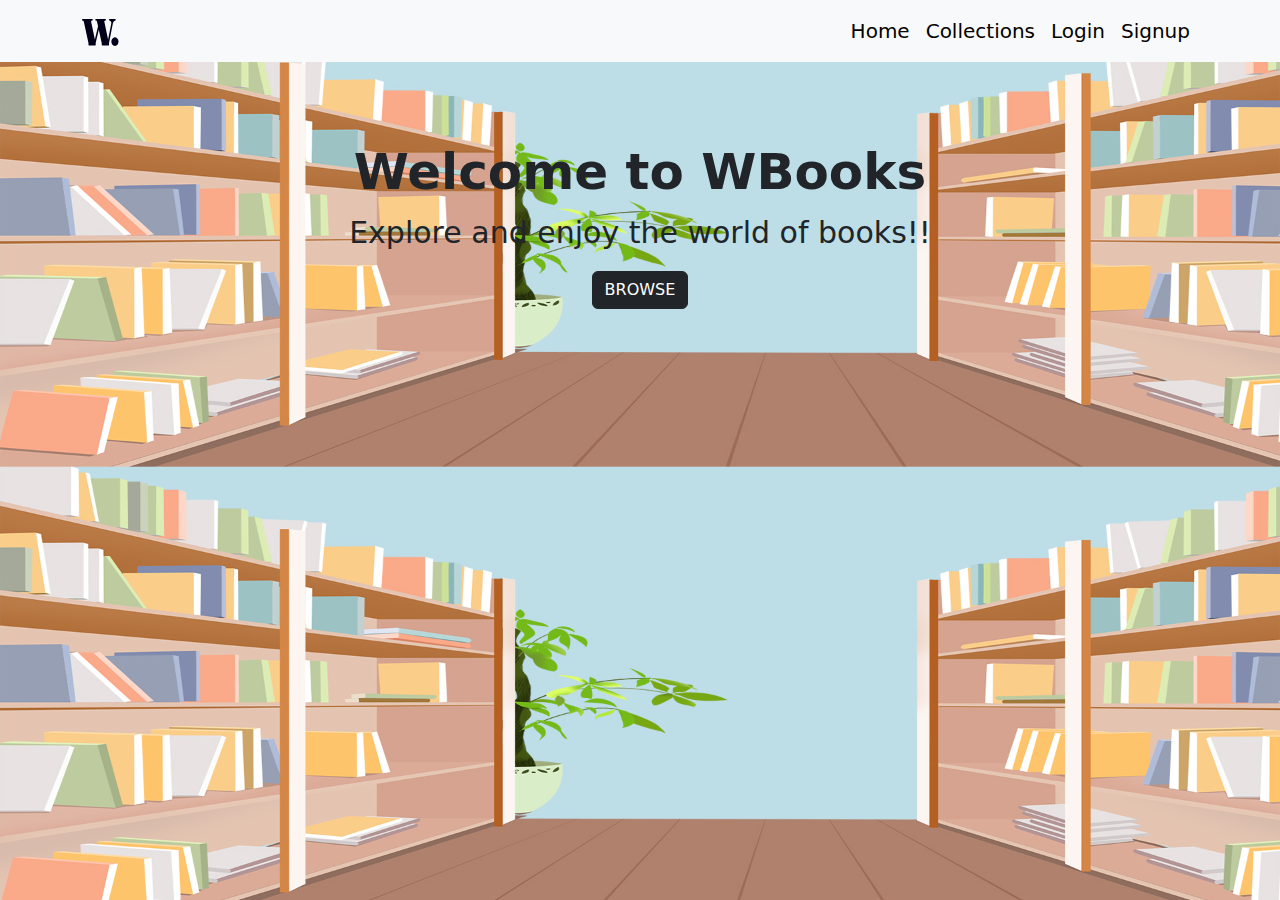
<file: index.html>
<!DOCTYPE html>
<html lang="en">
<head>
    <meta charset="UTF-8">
    <meta name="viewport" content="width=device-width, initial-scale=1.0">
    <title>Home-WBooks</title>
    <link href="https://cdn.jsdelivr.net/npm/bootstrap@5.3.3/dist/css/bootstrap.min.css" rel="stylesheet" integrity="sha384-QWTKZyjpPEjISv5WaRU9OFeRpok6YctnYmDr5pNlyT2bRjXh0JMhjY6hW+ALEwIH" crossorigin="anonymous">
    <link rel="stylesheet" href="stylehome.css">
</head>
<body>
  <!--Navbar-->
    
        <nav class="navbar navbar-expand-lg bg-body-tertiary">
            <div class="container">
              <div class="d-flex justify-content-between align-items-center w-100">
              <a class="navbar-brand" href="#">
                <img src="images/logo.svg" alt="logo" width="37" height="27">
                          </a>
              <button class="navbar-toggler" type="button" data-bs-toggle="collapse" data-bs-target="#navbarSupportedContent" aria-controls="navbarSupportedContent" aria-expanded="false" aria-label="Toggle navigation">
                <span class="navbar-toggler-icon"></span>
              </button>
                </div>
              <div class="collapse navbar-collapse" id="navbarSupportedContent">
                <ul class="navbar-nav me-auto mb-2 mb-lg-0">
                  <li class="nav-item">
                    <a class="nav-link active" aria-current="page" href="index.html">Home</a>
                  </li>
                  <li class="nav-item">
                    <a class="nav-link" href="Books.html">Collections</a>
                  </li>
                  <li class="nav-item">
                    <a class="nav-link" href="Login.html">Login</a>
                  </li>
                  <li class="nav-item">
                    <a class="nav-link" href="Signup.html">Signup</a>
                  </li>
                </ul>
              </div> 
              </div>
          </nav>
    
<!--Hero-section-->
    <div class="hero">
      
        <h2>Welcome to WBooks</h2>
        <p>Explore and enjoy the world of books!!</p>
        <a href="Signup.html" class="btn btn-dark">BROWSE</a>
    </div>

    <script src="https://cdn.jsdelivr.net/npm/bootstrap@5.3.3/dist/js/bootstrap.bundle.min.js" integrity="sha384-YvpcrYf0tY3lHB60NNkmXc5s9fDVZLESaAA55NDzOxhy9GkcIdslK1eN7N6jIeHz" crossorigin="anonymous"></script>
</body>
</html>
</file>
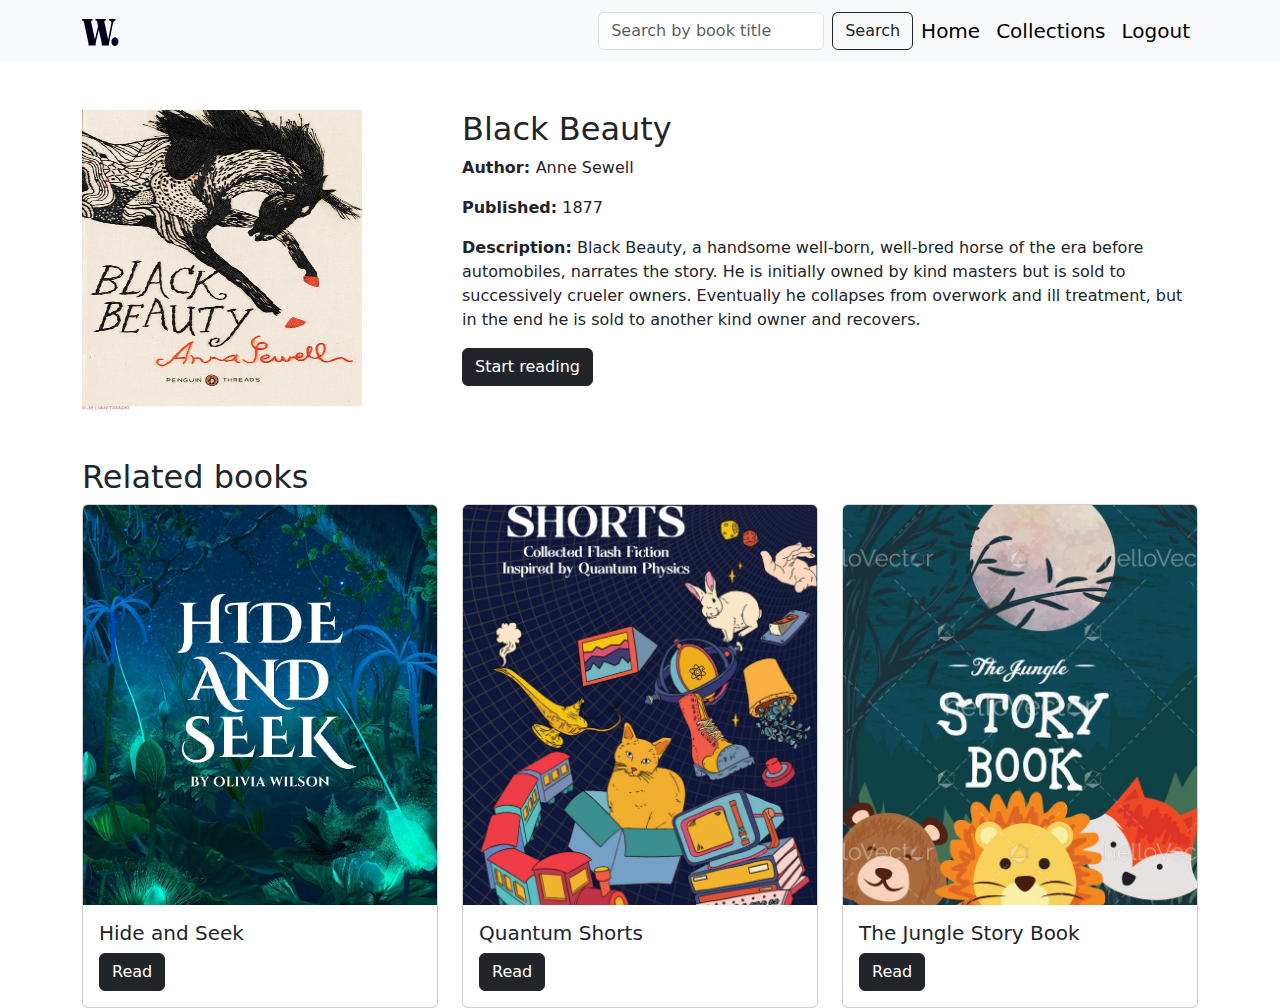
<file: Book1.html>
<!DOCTYPE html>
<html lang="en">
<head>
    <meta charset="UTF-8">
    <meta name="viewport" content="width=device-width, initial-scale=1.0">
    <title>Black Beauty</title>
    <link href="https://cdn.jsdelivr.net/npm/bootstrap@5.3.3/dist/css/bootstrap.min.css" rel="stylesheet" integrity="sha384-QWTKZyjpPEjISv5WaRU9OFeRpok6YctnYmDr5pNlyT2bRjXh0JMhjY6hW+ALEwIH" crossorigin="anonymous">
    <link rel="stylesheet" href="stylebooks.css">
</head>
<body>
     <!--Navbar-->
  <nav class="navbar navbar-expand-lg bg-body-tertiary">
    <div class="container">
      <div class="d-flex justify-content-between align-items-center w-100">
      <a class="navbar-brand" href="#">
          <img src="images/logo.svg" alt="logo" width="37" height="27">
      </a>
      <form class="d-flex" role="search">
        <input class="form-control me-2" type="search" placeholder="Search by book title" aria-label="Search">
        <button class="btn btn-outline-dark" type="submit">Search</button>
      </form>
      <button class="navbar-toggler" type="button" data-bs-toggle="collapse" data-bs-target="#navbarSupportedContent" aria-controls="navbarSupportedContent" aria-expanded="false" aria-label="Toggle navigation">
        <span class="navbar-toggler-icon"></span>
      </button>
        </div>
      <div class="collapse navbar-collapse" id="navbarSupportedContent">
        
        <ul class="navbar-nav me-auto mb-2 mb-lg-0">
          
          <li class="nav-item">
            <a class="nav-link" href="index.html">Home</a>
          </li>
          <li class="nav-item">
            <a class="nav-link" href="Books.html">Collections</a>
          </li>
          <li class="nav-item">
            <a class="nav-link" href="index.html">Logout</a>
          </li>
        </ul>    
      </div> 
      </div>
  </nav>
    <!--Hero section-->
   <div class="container mt-5">
    <!--Book1-->
    <div class="row">
        <div class="col-lg-4 col-md-6 col-12">
            <img src="images/Shortstory1.jpg" class="thumbnail" alt="cover" width="280px" height="300px" >
        </div>
        <div class="col-lg-8 col-md-6 col-12">
            <h2>Black Beauty</h2>
            <p><b>Author: </b>Anne Sewell</p>
            <p><b>Published:</b> 1877</p>
            <p><b>Description:</b> Black Beauty, a handsome well-born, well-bred horse of the era before automobiles, narrates the story. He is initially owned by kind masters but is sold to successively crueler owners. Eventually he collapses from overwork and ill treatment, but in the end he is sold to another kind owner and recovers.</p>
            <a href="#" class="btn btn-dark">Start reading</a>
        </div>
    </div>
    <!--Similar books-->
    <div class="mt-5">
        <h2>Related books</h2>
        <div class="row related-g-4">
        <div class="col-lg-4 col-md-6 col-12">
        <div class="card h-100 book-card">
          <img src="images/1003w-53S3IzrNxvY.webp" class="card-img-top" alt="HideAndSeek"width="280px" height="300px" >
          <div class="card-body">
            <h5 class="card-title">Hide and Seek</h5>
            <a href="" class="btn btn-dark">Read</a>
          </div>
        </div>
    </div>  
    <div class="col-lg-4 col-md-6 col-12">
        <div class="card h-100 book-card">
          <img src="images/219899_web.jpg" class="card-img-top" alt="Quantum"width="280px" height="300px" >
          <div class="card-body">
            <h5 class="card-title">Quantum Shorts</h5>
            <a href="" class="btn btn-dark">Read</a>
          </div>
        </div>
    </div>  
    <div class="col-lg-4 col-md-6 col-12">
        <div class="card h-100 book-card">
          <img src="images/23f201a15634e5b199c62303f7a4aab7.jpg" class="card-img-top" alt="JungleBooks"width="280px" height="300px" >
          <div class="card-body">
            <h5 class="card-title">The Jungle Story Book</h5>
            <a href="" class="btn btn-dark">Read</a>
          </div>
        </div>
    </div> 
    </div>
   </div>
</div>


    <script src="https://cdn.jsdelivr.net/npm/bootstrap@5.3.3/dist/js/bootstrap.bundle.min.js" integrity="sha384-YvpcrYf0tY3lHB60NNkmXc5s9fDVZLESaAA55NDzOxhy9GkcIdslK1eN7N6jIeHz" crossorigin="anonymous"></script>
</body>
</html>
</file>
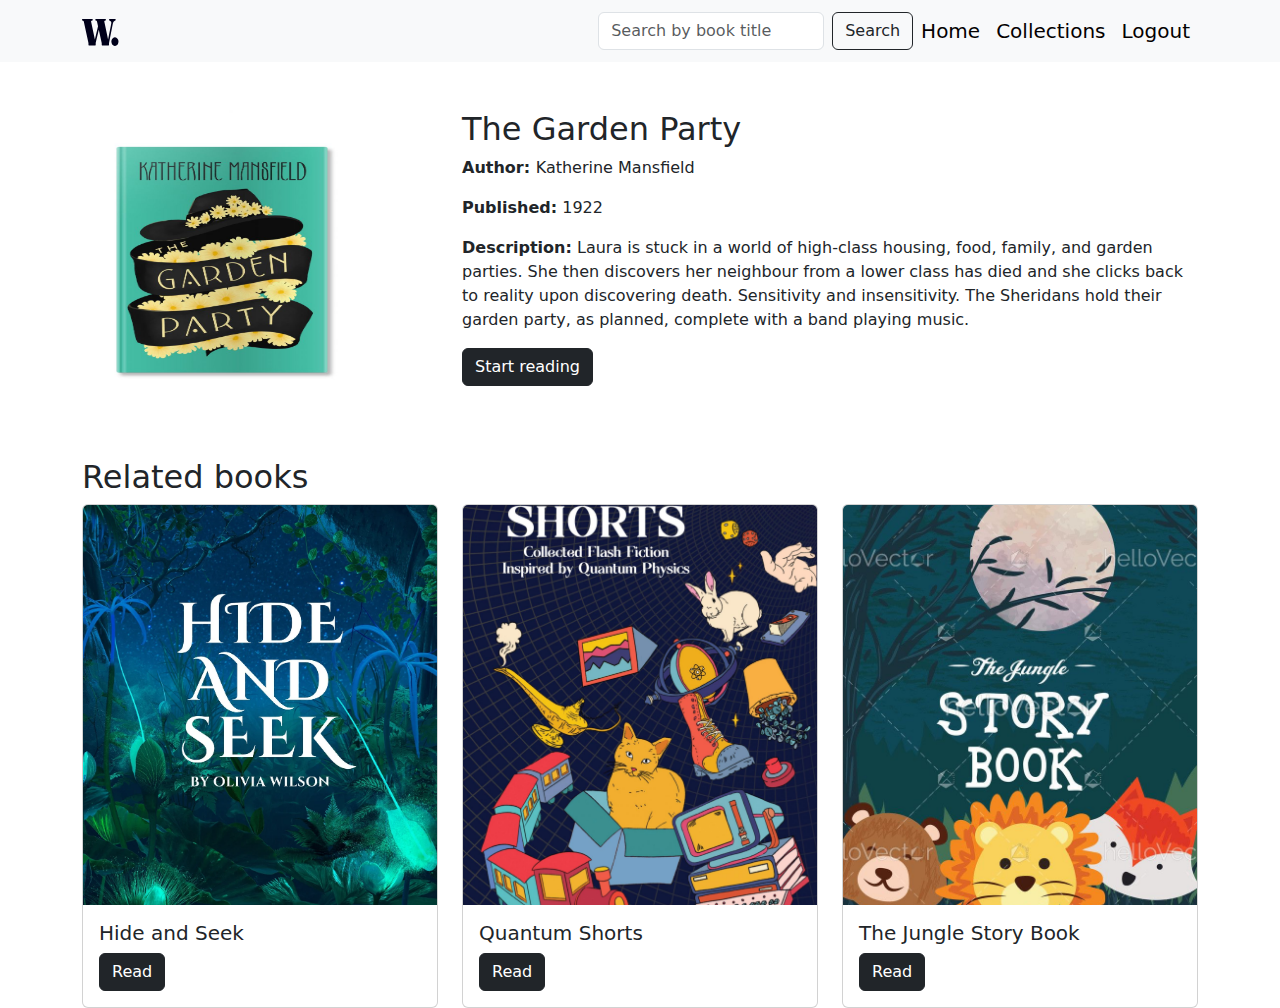
<file: Book2.html>
<!DOCTYPE html>
<html lang="en">
<head>
    <meta charset="UTF-8">
    <meta name="viewport" content="width=device-width, initial-scale=1.0">
    <title>The Garden Party</title>
    <link href="https://cdn.jsdelivr.net/npm/bootstrap@5.3.3/dist/css/bootstrap.min.css" rel="stylesheet" integrity="sha384-QWTKZyjpPEjISv5WaRU9OFeRpok6YctnYmDr5pNlyT2bRjXh0JMhjY6hW+ALEwIH" crossorigin="anonymous">
    <link rel="stylesheet" href="stylebooks.css">
</head>
<body>
     <!--Navbar-->
  <nav class="navbar navbar-expand-lg bg-body-tertiary">
    <div class="container">
      <div class="d-flex justify-content-between align-items-center w-100">
      <a class="navbar-brand" href="#">
          <img src="images/logo.svg" alt="logo" width="37" height="27">
      </a>
      <form class="d-flex" role="search">
        <input class="form-control me-2" type="search" placeholder="Search by book title" aria-label="Search">
        <button class="btn btn-outline-dark" type="submit">Search</button>
      </form>
      <button class="navbar-toggler" type="button" data-bs-toggle="collapse" data-bs-target="#navbarSupportedContent" aria-controls="navbarSupportedContent" aria-expanded="false" aria-label="Toggle navigation">
        <span class="navbar-toggler-icon"></span>
      </button>
        </div>
      <div class="collapse navbar-collapse" id="navbarSupportedContent">
        
        <ul class="navbar-nav me-auto mb-2 mb-lg-0">
          
          <li class="nav-item">
            <a class="nav-link" href="index.html">Home</a>
          </li>
          <li class="nav-item">
            <a class="nav-link" href="Books.html">Collections</a>
          </li>
          <li class="nav-item">
            <a class="nav-link" href="index.html">Logout</a>
          </li>
        </ul>    
      </div> 
      </div>
  </nav>
    <!--Hero section-->
   <div class="container mt-5">
    <!--Book1-->
    <div class="row">
        <div class="col-lg-4 col-md-6 col-12">
            <img src="images/01_Garden_Party-683x1024.jpg" class="thumbnail"alt="cover" width="280px" height="300px" >
        </div>
        <div class="col-lg-8 col-md-6 col-12">
            <h2>The Garden Party</h2>
            <p><b>Author: </b>Katherine Mansfield</p>
            <p><b>Published:</b> 1922</p>
            <p><b>Description:</b> Laura is stuck in a world of high-class housing, food, family, and garden parties. She then discovers her neighbour from a lower class has died and she clicks back to reality upon discovering death. Sensitivity and insensitivity. The Sheridans hold their garden party, as planned, complete with a band playing music.</p>
            <a href="#" class="btn btn-dark">Start reading</a>
        </div>
    </div>
    <!--Similar books-->
    <div class="mt-5">
        <h2>Related books</h2>
        <div class="row related-g-4">
        <div class="col-lg-4 col-md-6 col-12">
        <div class="card h-100 book-card">
          <img src="images/1003w-53S3IzrNxvY.webp" class="card-img-top" alt="HideAndSeek"width="280px" height="300px" >
          <div class="card-body">
            <h5 class="card-title">Hide and Seek</h5>
            <a href="" class="btn btn-dark">Read</a>
          </div>
        </div>
    </div>  
    <div class="col-lg-4 col-md-6 col-12">
        <div class="card h-100 book-card">
          <img src="images/219899_web.jpg" class="card-img-top" alt="Quantum"width="280px" height="300px" >
          <div class="card-body">
            <h5 class="card-title">Quantum Shorts</h5>
            <a href="" class="btn btn-dark">Read</a>
          </div>
        </div>
    </div>  
    <div class="col-lg-4 col-md-6 col-12">
        <div class="card h-100 book-card">
          <img src="images/23f201a15634e5b199c62303f7a4aab7.jpg" class="card-img-top" alt="JungleBooks"width="280px" height="300px" >
          <div class="card-body">
            <h5 class="card-title">The Jungle Story Book</h5>
            <a href="" class="btn btn-dark">Read</a>
          </div>
        </div>
    </div> 
    </div>
   </div>
</div>


    <script src="https://cdn.jsdelivr.net/npm/bootstrap@5.3.3/dist/js/bootstrap.bundle.min.js" integrity="sha384-YvpcrYf0tY3lHB60NNkmXc5s9fDVZLESaAA55NDzOxhy9GkcIdslK1eN7N6jIeHz" crossorigin="anonymous"></script>
</body>
</html>
</file>
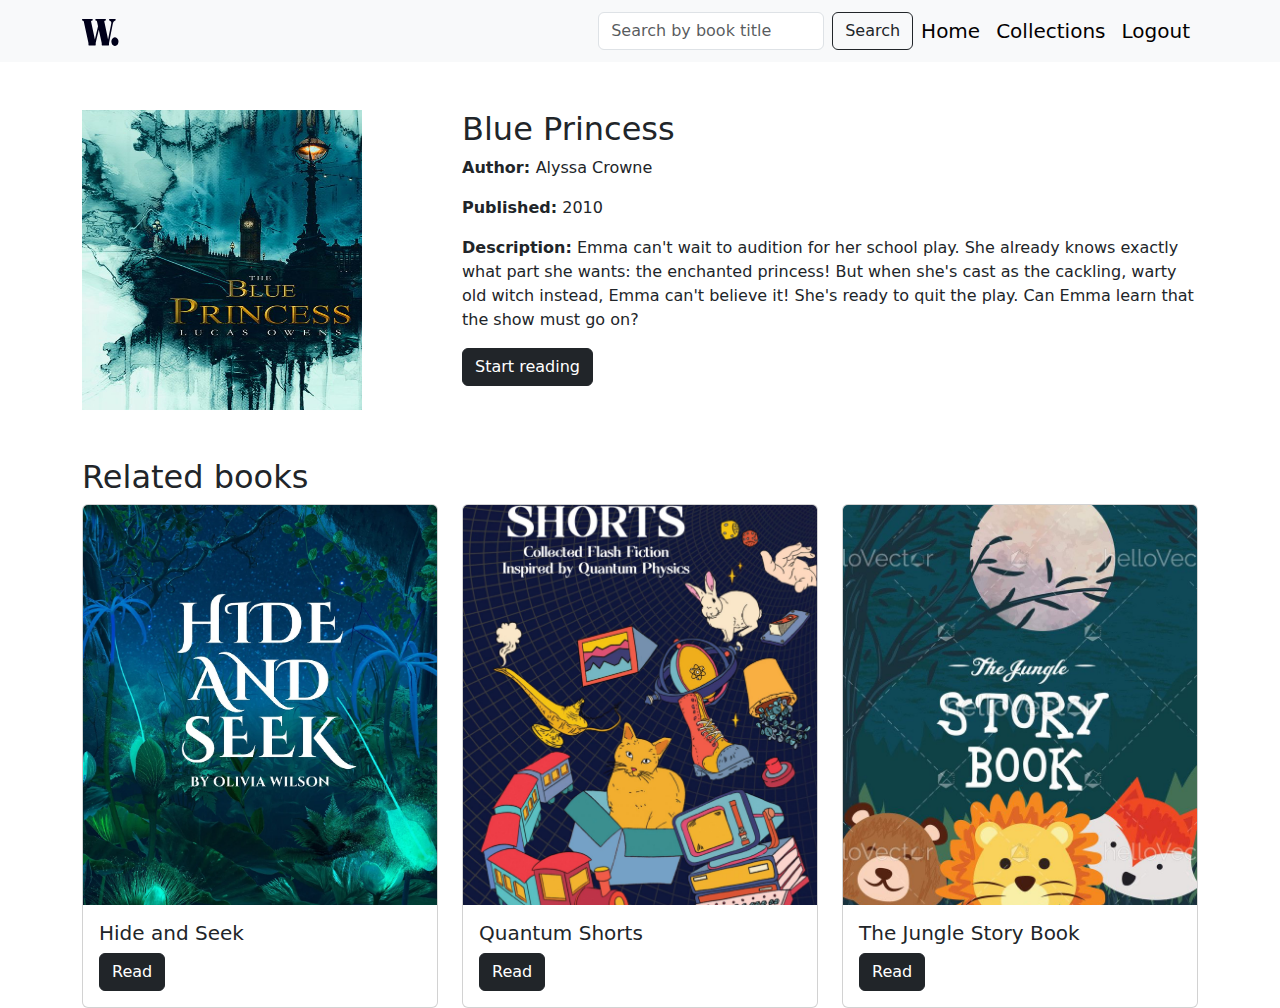
<file: Book3.html>
<!DOCTYPE html>
<html lang="en">
<head>
    <meta charset="UTF-8">
    <meta name="viewport" content="width=device-width, initial-scale=1.0">
    <title>Blue Princess</title>
    <link href="https://cdn.jsdelivr.net/npm/bootstrap@5.3.3/dist/css/bootstrap.min.css" rel="stylesheet" integrity="sha384-QWTKZyjpPEjISv5WaRU9OFeRpok6YctnYmDr5pNlyT2bRjXh0JMhjY6hW+ALEwIH" crossorigin="anonymous">
    <link rel="stylesheet" href="stylebooks.css">
</head>
<body>
     <!--Navbar-->
  <nav class="navbar navbar-expand-lg bg-body-tertiary">
    <div class="container">
      <div class="d-flex justify-content-between align-items-center w-100">
      <a class="navbar-brand" href="#">
          <img src="images/logo.svg" alt="logo" width="37" height="27">
      </a>
      <form class="d-flex" role="search">
        <input class="form-control me-2" type="search" placeholder="Search by book title" aria-label="Search">
        <button class="btn btn-outline-dark" type="submit">Search</button>
      </form>
      <button class="navbar-toggler" type="button" data-bs-toggle="collapse" data-bs-target="#navbarSupportedContent" aria-controls="navbarSupportedContent" aria-expanded="false" aria-label="Toggle navigation">
        <span class="navbar-toggler-icon"></span>
      </button>
        </div>
      <div class="collapse navbar-collapse" id="navbarSupportedContent">
        
        <ul class="navbar-nav me-auto mb-2 mb-lg-0">
          
          <li class="nav-item">
            <a class="nav-link" href="index.html">Home</a>
          </li>
          <li class="nav-item">
            <a class="nav-link" href="Books.html">Collections</a>
          </li>
          <li class="nav-item">
            <a class="nav-link" href="index.html">Logout</a>
          </li>
        </ul>    
      </div> 
      </div>
  </nav>
    <!--Hero section-->
   <div class="container mt-5">
    <!--Book3-->
    <div class="row">
        <div class="col-lg-4 col-md-6 col-12">
            <img src="images/BP.jpg" class="thumbnail" alt="cover" width="280px" height="300px" >
        </div>
        <div class="col-lg-8 col-md-6 col-12">
            <h2>Blue Princess</h2>
            <p><b>Author: </b> Alyssa Crowne</p>
            <p><b>Published:</b> 2010</p>
            <p><b>Description:</b> Emma can't wait to audition for her school play. She already knows exactly what part she wants: the enchanted princess! But when she's cast as the cackling, warty old witch instead, Emma can't believe it! She's ready to quit the play. Can Emma learn that the show must go on?</p>
            <a href="#" class="btn btn-dark">Start reading</a>
        </div>
    </div>
    <!--Similar books-->
    <div class="mt-5">
        <h2>Related books</h2>
        <div class="row related-g-4">
        <div class="col-lg-4 col-md-6 col-12">
        <div class="card h-100 book-card">
          <img src="images/1003w-53S3IzrNxvY.webp" class="card-img-top" alt="HideAndSeek"width="280px" height="300px" >
          <div class="card-body">
            <h5 class="card-title">Hide and Seek</h5>
            <a href="" class="btn btn-dark">Read</a>
          </div>
        </div>
    </div>  
    <div class="col-lg-4 col-md-6 col-12">
        <div class="card h-100 book-card">
          <img src="images/219899_web.jpg" class="card-img-top" alt="Quantum"width="280px" height="300px" >
          <div class="card-body">
            <h5 class="card-title">Quantum Shorts</h5>
            <a href="" class="btn btn-dark">Read</a>
          </div>
        </div>
    </div>  
    <div class="col-lg-4 col-md-6 col-12">
        <div class="card h-100 book-card">
          <img src="images/23f201a15634e5b199c62303f7a4aab7.jpg" class="card-img-top" alt="JungleBooks"width="280px" height="300px" >
          <div class="card-body">
            <h5 class="card-title">The Jungle Story Book</h5>
            <a href="" class="btn btn-dark">Read</a>
          </div>
        </div>
    </div> 
    </div>
   </div>
</div>


    <script src="https://cdn.jsdelivr.net/npm/bootstrap@5.3.3/dist/js/bootstrap.bundle.min.js" integrity="sha384-YvpcrYf0tY3lHB60NNkmXc5s9fDVZLESaAA55NDzOxhy9GkcIdslK1eN7N6jIeHz" crossorigin="anonymous"></script>
</body>
</html>
</file>
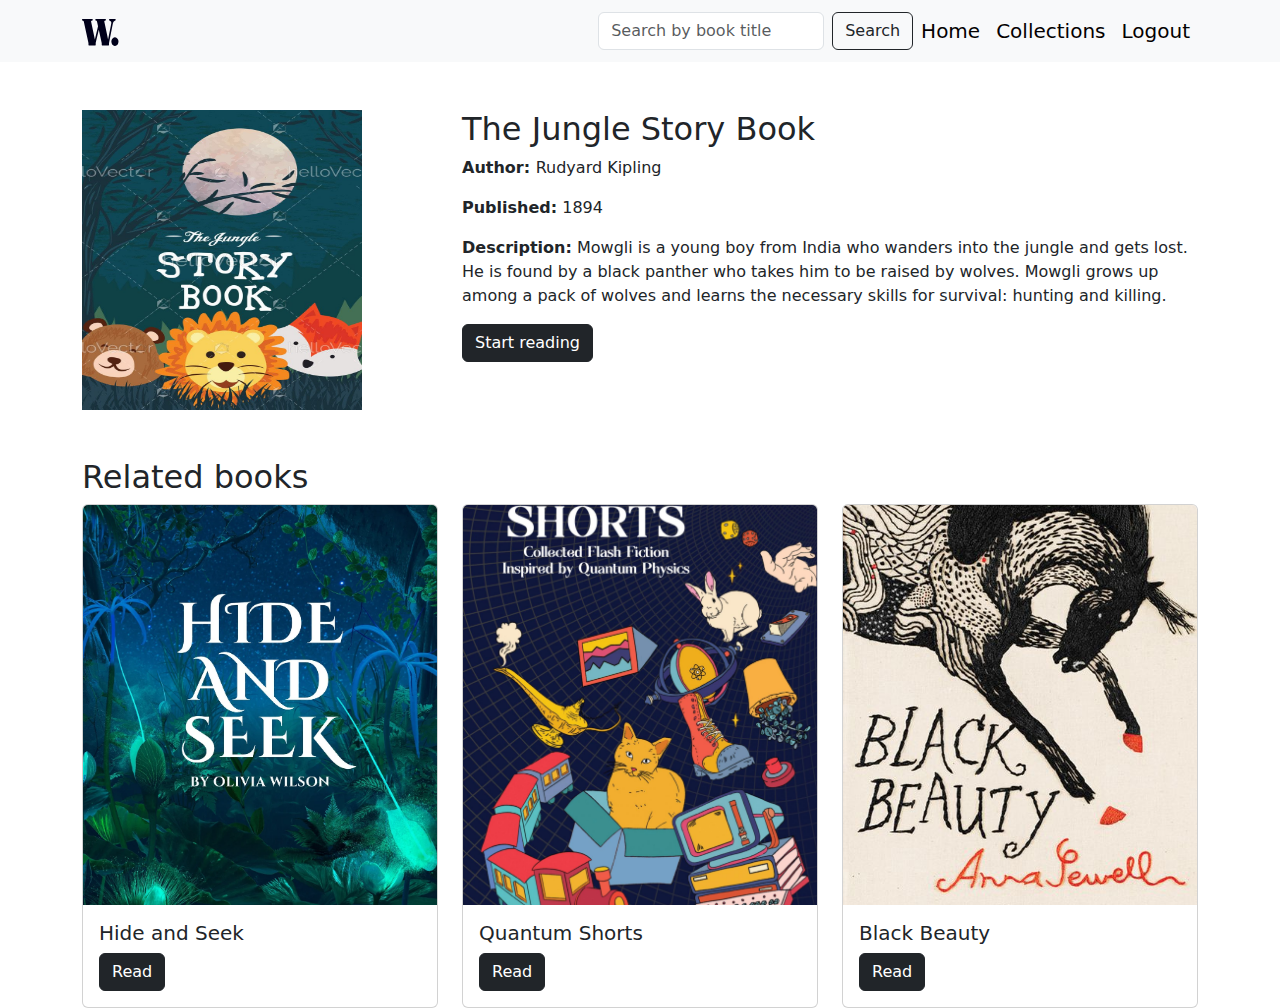
<file: Book4.html>
<!DOCTYPE html>
<html lang="en">
<head>
    <meta charset="UTF-8">
    <meta name="viewport" content="width=device-width, initial-scale=1.0">
    <title>The Jungle Story Book</title>
    <link href="https://cdn.jsdelivr.net/npm/bootstrap@5.3.3/dist/css/bootstrap.min.css" rel="stylesheet" integrity="sha384-QWTKZyjpPEjISv5WaRU9OFeRpok6YctnYmDr5pNlyT2bRjXh0JMhjY6hW+ALEwIH" crossorigin="anonymous">
    <link rel="stylesheet" href="stylebooks.css">
</head>
<body>
     <!--Navbar-->
  <nav class="navbar navbar-expand-lg bg-body-tertiary">
    <div class="container">
      <div class="d-flex justify-content-between align-items-center w-100">
      <a class="navbar-brand" href="#">
          <img src="images/logo.svg" alt="logo" width="37" height="27">
      </a>
      <form class="d-flex" role="search">
        <input class="form-control me-2" type="search" placeholder="Search by book title" aria-label="Search">
        <button class="btn btn-outline-dark" type="submit">Search</button>
      </form>
      <button class="navbar-toggler" type="button" data-bs-toggle="collapse" data-bs-target="#navbarSupportedContent" aria-controls="navbarSupportedContent" aria-expanded="false" aria-label="Toggle navigation">
        <span class="navbar-toggler-icon"></span>
      </button>
        </div>
      <div class="collapse navbar-collapse" id="navbarSupportedContent">
        
        <ul class="navbar-nav me-auto mb-2 mb-lg-0">
          
          <li class="nav-item">
            <a class="nav-link" href="index.html">Home</a>
          </li>
          <li class="nav-item">
            <a class="nav-link" href="Books.html">Collections</a>
          </li>
          <li class="nav-item">
            <a class="nav-link" href="index.html">Logout</a>
          </li>
        </ul>    
      </div> 
      </div>
  </nav>
    <!--Hero section-->
   <div class="container mt-5">
    <!--Book1-->
    <div class="row">
        <div class="col-lg-4 col-md-6 col-12">
            <img src="images/23f201a15634e5b199c62303f7a4aab7.jpg" class="thumbnail" alt="cover" width="280px" height="300px" >
        </div>
        <div class="col-lg-8 col-md-6 col-12">
            <h2>The Jungle Story Book</h2>
            <p><b>Author: </b> Rudyard Kipling</p>
            <p><b>Published:</b> 1894</p>
            <p><b>Description:</b> Mowgli is a young boy from India who wanders into the jungle and gets lost. He is found by a black panther who takes him to be raised by wolves. Mowgli grows up among a pack of wolves and learns the necessary skills for survival: hunting and killing.</p>
            <a href="#" class="btn btn-dark">Start reading</a>
        </div>
    </div>
    <!--Similar books-->
    <div class="mt-5">
        <h2>Related books</h2>
        <div class="row related-g-4">
        <div class="col-lg-4 col-md-6 col-12">
        <div class="card h-100 book-card">
          <img src="images/1003w-53S3IzrNxvY.webp" class="card-img-top" alt="HideAndSeek"width="280px" height="300px" >
          <div class="card-body">
            <h5 class="card-title">Hide and Seek</h5>
            <a href="" class="btn btn-dark">Read</a>
          </div>
        </div>
    </div>  
    <div class="col-lg-4 col-md-6 col-12">
        <div class="card h-100 book-card">
          <img src="images/219899_web.jpg" class="card-img-top" alt="Quantum"width="280px" height="300px" >
          <div class="card-body">
            <h5 class="card-title">Quantum Shorts</h5>
            <a href="" class="btn btn-dark">Read</a>
          </div>
        </div>
    </div>  
    <div class="col-lg-4 col-md-6 col-12">
        <div class="card h-100 book-card">
          <img src="images/Shortstory1.jpg" class="card-img-top" alt="BlackBeauty"width="280px" height="300px" >
          <div class="card-body">
            <h5 class="card-title">Black Beauty</h5>
            <a href="" class="btn btn-dark">Read</a>
          </div>
        </div>
    </div> 
    </div>
   </div>
</div>


    <script src="https://cdn.jsdelivr.net/npm/bootstrap@5.3.3/dist/js/bootstrap.bundle.min.js" integrity="sha384-YvpcrYf0tY3lHB60NNkmXc5s9fDVZLESaAA55NDzOxhy9GkcIdslK1eN7N6jIeHz" crossorigin="anonymous"></script>
</body>
</html>
</file>
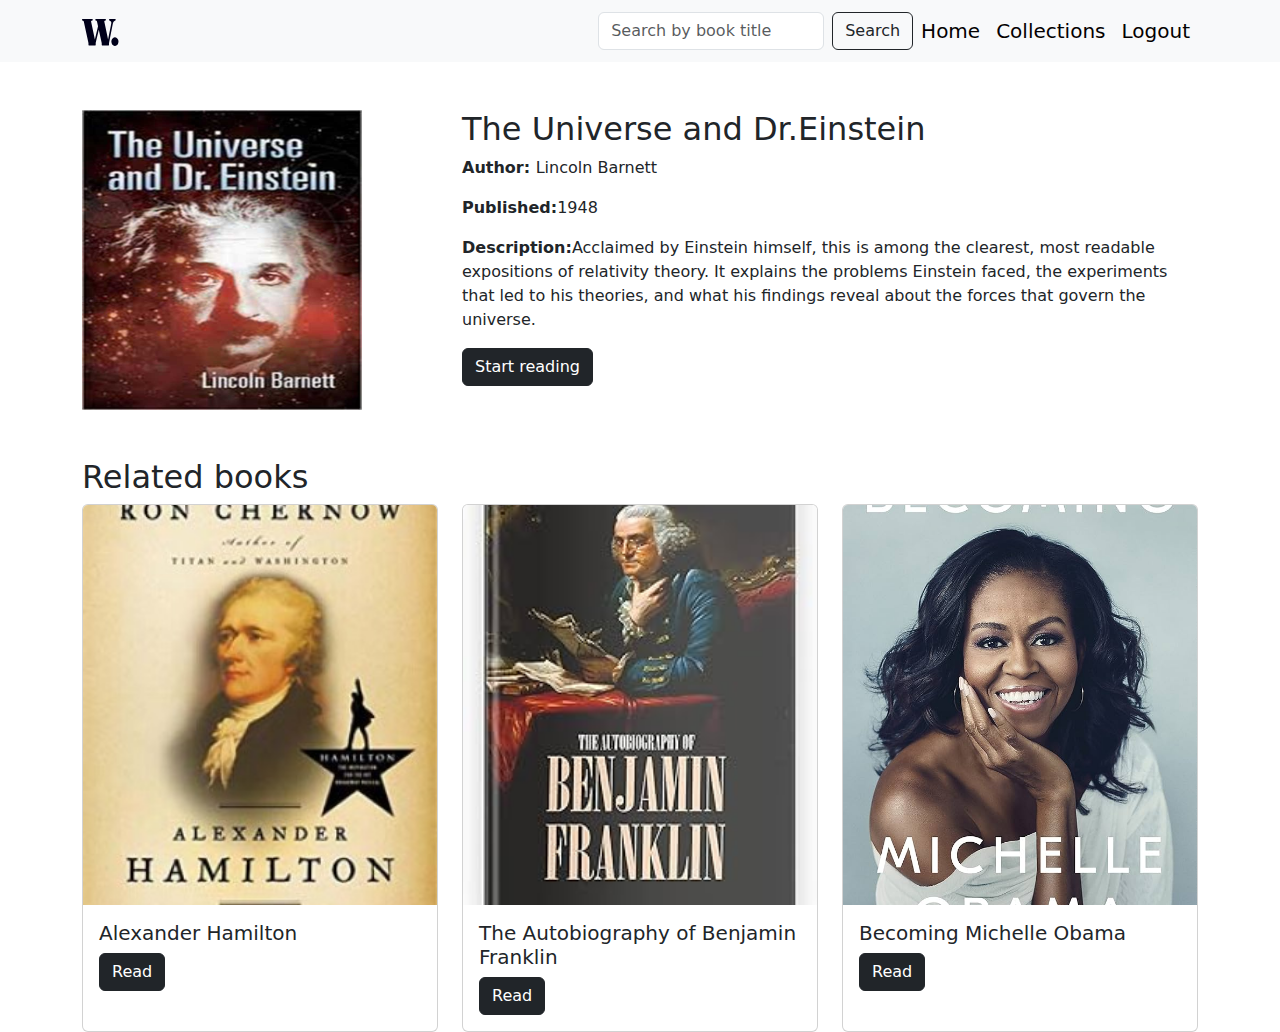
<file: Book5.html>
<!DOCTYPE html>
<html lang="en">
<head>
    <meta charset="UTF-8">
    <meta name="viewport" content="width=device-width, initial-scale=1.0">
    <title>The Universe and Dr.Einstein</title>
    <link href="https://cdn.jsdelivr.net/npm/bootstrap@5.3.3/dist/css/bootstrap.min.css" rel="stylesheet" integrity="sha384-QWTKZyjpPEjISv5WaRU9OFeRpok6YctnYmDr5pNlyT2bRjXh0JMhjY6hW+ALEwIH" crossorigin="anonymous">
    <link rel="stylesheet" href="stylebooks.css">
</head>
<body>
     <!--Navbar-->
  <nav class="navbar navbar-expand-lg bg-body-tertiary">
    <div class="container">
      <div class="d-flex justify-content-between align-items-center w-100">
      <a class="navbar-brand" href="#">
          <img src="images/logo.svg" alt="logo" width="37" height="27">
      </a>
      <form class="d-flex" role="search">
        <input class="form-control me-2" type="search" placeholder="Search by book title" aria-label="Search">
        <button class="btn btn-outline-dark" type="submit">Search</button>
      </form>
      <button class="navbar-toggler" type="button" data-bs-toggle="collapse" data-bs-target="#navbarSupportedContent" aria-controls="navbarSupportedContent" aria-expanded="false" aria-label="Toggle navigation">
        <span class="navbar-toggler-icon"></span>
      </button>
        </div>
      <div class="collapse navbar-collapse" id="navbarSupportedContent">
        
        <ul class="navbar-nav me-auto mb-2 mb-lg-0">
          
          <li class="nav-item">
            <a class="nav-link" href="index.html">Home</a>
          </li>
          <li class="nav-item">
            <a class="nav-link" href="Books.html">Collections</a>
          </li>
          <li class="nav-item">
            <a class="nav-link" href="index.html">Logout</a>
          </li>
        </ul>    
      </div> 
      </div>
  </nav>
    <!--Hero section-->
   <div class="container mt-5">
    <!--Book1-->
    <div class="row">
        <div class="col-lg-4 col-md-6 col-12">
            <img src="images/dr_einstein_universe.jpg" class="thumbnail"alt="cover" width="280px" height="300px" >
        </div>
        <div class="col-lg-8 col-md-6 col-12">
            <h2>The Universe and Dr.Einstein</h2>
            <p><b>Author: </b>Lincoln Barnett</p>
            <p><b>Published:</b>1948</p>
            <p><b>Description:</b>Acclaimed by Einstein himself, this is among the clearest, most readable expositions of relativity theory. It explains the problems Einstein faced, the experiments that led to his theories, and what his findings reveal about the forces that govern the universe.</p>
            <a href="#" class="btn btn-dark">Start reading</a>
        </div>
    </div>
    <!--Similar books-->
    <div class="mt-5">
        <h2>Related books</h2>
        <div class="row related-g-4">
        <div class="col-lg-4 col-md-6 col-12">
        <div class="card h-100 book-card">
          <img src="images/download (1).jpeg" class="card-img-top" alt="Hamilton"width="280px" height="300px" >
          <div class="card-body">
            <h5 class="card-title">Alexander Hamilton</h5>
            <a href="" class="btn btn-dark">Read</a>
          </div>
        </div>
    </div>  
    <div class="col-lg-4 col-md-6 col-12">
        <div class="card h-100 book-card">
          <img src="images/61e05dJiEqL._AC_UF350,350_QL80_.jpg" class="card-img-top" alt="Franklin"width="280px" height="300px" >
          <div class="card-body">
            <h5 class="card-title">The Autobiography of Benjamin Franklin</h5>
            <a href="" class="btn btn-dark">Read</a>
          </div>
        </div>
    </div>  
    <div class="col-lg-4 col-md-6 col-12">
        <div class="card h-100 book-card">
          <img src="images/81KGjsBXQ7L._AC_UF1000,1000_QL80_.jpg" class="card-img-top" alt="Michelle"width="280px" height="300px" >
          <div class="card-body">
            <h5 class="card-title">Becoming Michelle Obama</h5>
            <a href="" class="btn btn-dark">Read</a>
          </div>
        </div>
    </div> 
    </div>
   </div>
</div>


    <script src="https://cdn.jsdelivr.net/npm/bootstrap@5.3.3/dist/js/bootstrap.bundle.min.js" integrity="sha384-YvpcrYf0tY3lHB60NNkmXc5s9fDVZLESaAA55NDzOxhy9GkcIdslK1eN7N6jIeHz" crossorigin="anonymous"></script>
</body>
</html>
</file>
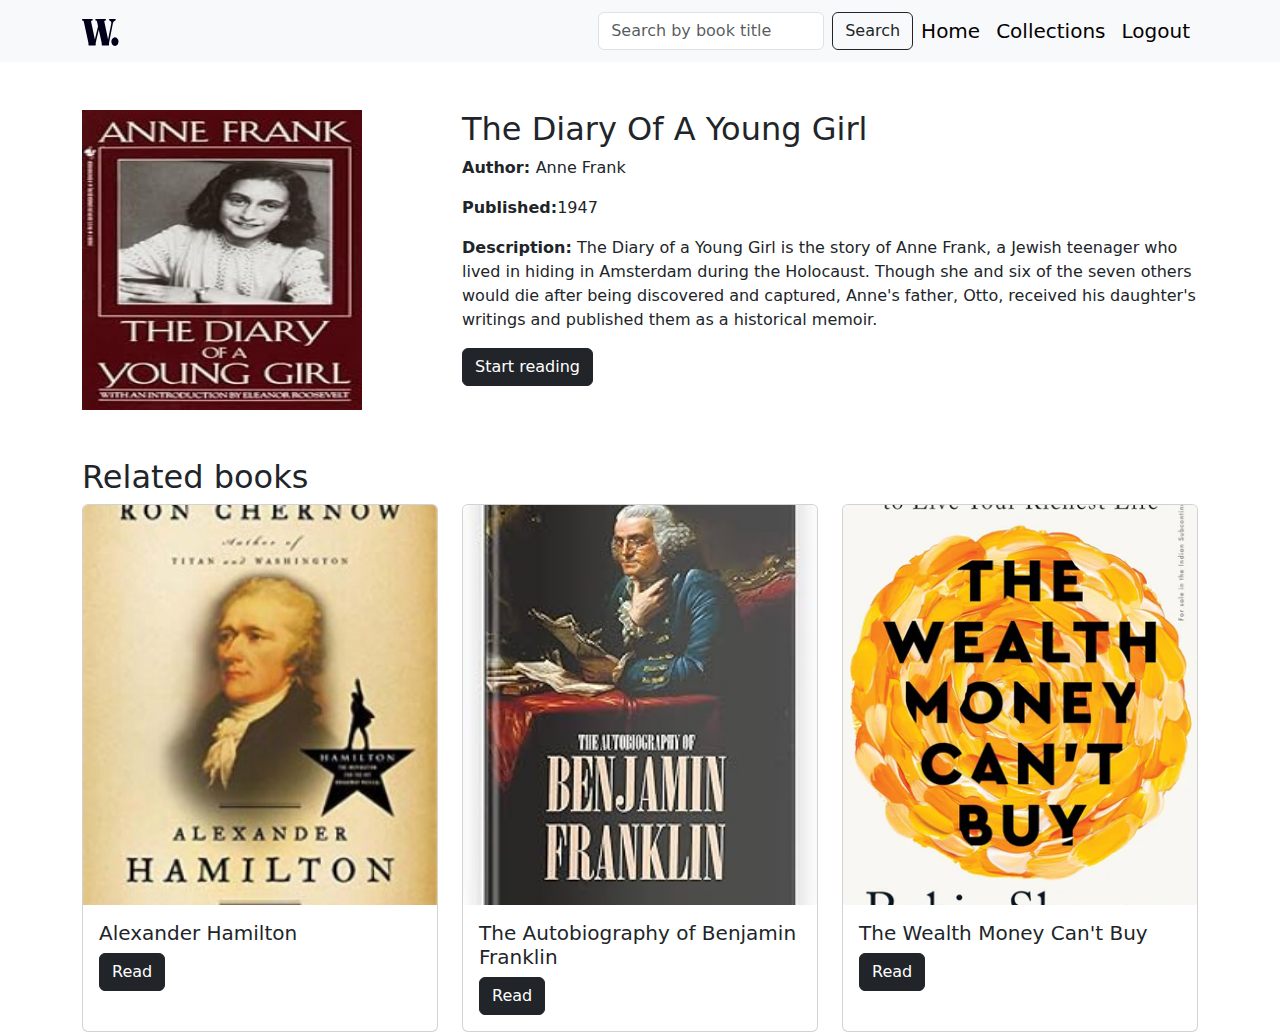
<file: Book6.html>
<!DOCTYPE html>
<html lang="en">
<head>
    <meta charset="UTF-8">
    <meta name="viewport" content="width=device-width, initial-scale=1.0">
    <title>The Diary Of A Young Girl</title>
    <link href="https://cdn.jsdelivr.net/npm/bootstrap@5.3.3/dist/css/bootstrap.min.css" rel="stylesheet" integrity="sha384-QWTKZyjpPEjISv5WaRU9OFeRpok6YctnYmDr5pNlyT2bRjXh0JMhjY6hW+ALEwIH" crossorigin="anonymous">
    <link rel="stylesheet" href="stylebooks.css">
</head>
<body>
     <!--Navbar-->
  <nav class="navbar navbar-expand-lg bg-body-tertiary">
    <div class="container">
      <div class="d-flex justify-content-between align-items-center w-100">
      <a class="navbar-brand" href="#">
          <img src="images/logo.svg" alt="logo" width="37" height="27">
      </a>
      <form class="d-flex" role="search">
        <input class="form-control me-2" type="search" placeholder="Search by book title" aria-label="Search">
        <button class="btn btn-outline-dark" type="submit">Search</button>
      </form>
      <button class="navbar-toggler" type="button" data-bs-toggle="collapse" data-bs-target="#navbarSupportedContent" aria-controls="navbarSupportedContent" aria-expanded="false" aria-label="Toggle navigation">
        <span class="navbar-toggler-icon"></span>
      </button>
        </div>
      <div class="collapse navbar-collapse" id="navbarSupportedContent">
        
        <ul class="navbar-nav me-auto mb-2 mb-lg-0">
          
          <li class="nav-item">
            <a class="nav-link" href="index.html">Home</a>
          </li>
          <li class="nav-item">
            <a class="nav-link" href="Books.html">Collections</a>
          </li>
          <li class="nav-item">
            <a class="nav-link" href="index.html">Logout</a>
          </li>
        </ul>    
      </div> 
      </div>
  </nav>
    <!--Hero section-->
   <div class="container mt-5">
    <!--Book1-->
    <div class="row">
        <div class="col-lg-4 col-md-6 col-12">
            <img src="images/48855._UX160_.jpg"class="thumbnail" alt="cover" width="280px" height="300px" >
        </div>
        <div class="col-lg-8 col-md-6 col-12">
            <h2>The Diary Of A Young Girl</h2>
            <p><b>Author: </b> Anne Frank </p>
            <p><b>Published:</b>1947</p>
            <p><b>Description:</b> The Diary of a Young Girl is the story of Anne Frank, a Jewish teenager who lived in hiding in Amsterdam during the Holocaust. Though she and six of the seven others would die after being discovered and captured, Anne's father, Otto, received his daughter's writings and published them as a historical memoir.</p>
            <a href="#" class="btn btn-dark">Start reading</a>
        </div>
    </div>
    <!--Similar books-->
    <div class="mt-5">
        <h2>Related books</h2>
        <div class="row related-g-4">
        <div class="col-lg-4 col-md-6 col-12">
        <div class="card h-100 book-card">
          <img src="images/download (1).jpeg" class="card-img-top" alt="Hamilton"width="280px" height="300px" >
          <div class="card-body">
            <h5 class="card-title">Alexander Hamilton</h5>
            <a href="" class="btn btn-dark">Read</a>
          </div>
        </div>
    </div>  
    <div class="col-lg-4 col-md-6 col-12">
        <div class="card h-100 book-card">
          <img src="images/61e05dJiEqL._AC_UF350,350_QL80_.jpg" class="card-img-top" alt="Franklin"width="280px" height="300px" >
          <div class="card-body">
            <h5 class="card-title">The Autobiography of Benjamin Franklin</h5>
            <a href="" class="btn btn-dark">Read</a>
          </div>
        </div>
    </div>  
    <div class="col-lg-4 col-md-6 col-12">
        <div class="card h-100 book-card">
          <img src="images/81ZIPD-q6cL._SL1500_360x.webp" class="card-img-top" alt="wealth"width="280px" height="300px" >
          <div class="card-body">
            <h5 class="card-title">The Wealth Money Can't Buy</h5>
            <a href="" class="btn btn-dark">Read</a>
          </div>
        </div>
    </div> 
    </div>
   </div>
</div>


    <script src="https://cdn.jsdelivr.net/npm/bootstrap@5.3.3/dist/js/bootstrap.bundle.min.js" integrity="sha384-YvpcrYf0tY3lHB60NNkmXc5s9fDVZLESaAA55NDzOxhy9GkcIdslK1eN7N6jIeHz" crossorigin="anonymous"></script>
</body>
</html>
</file>
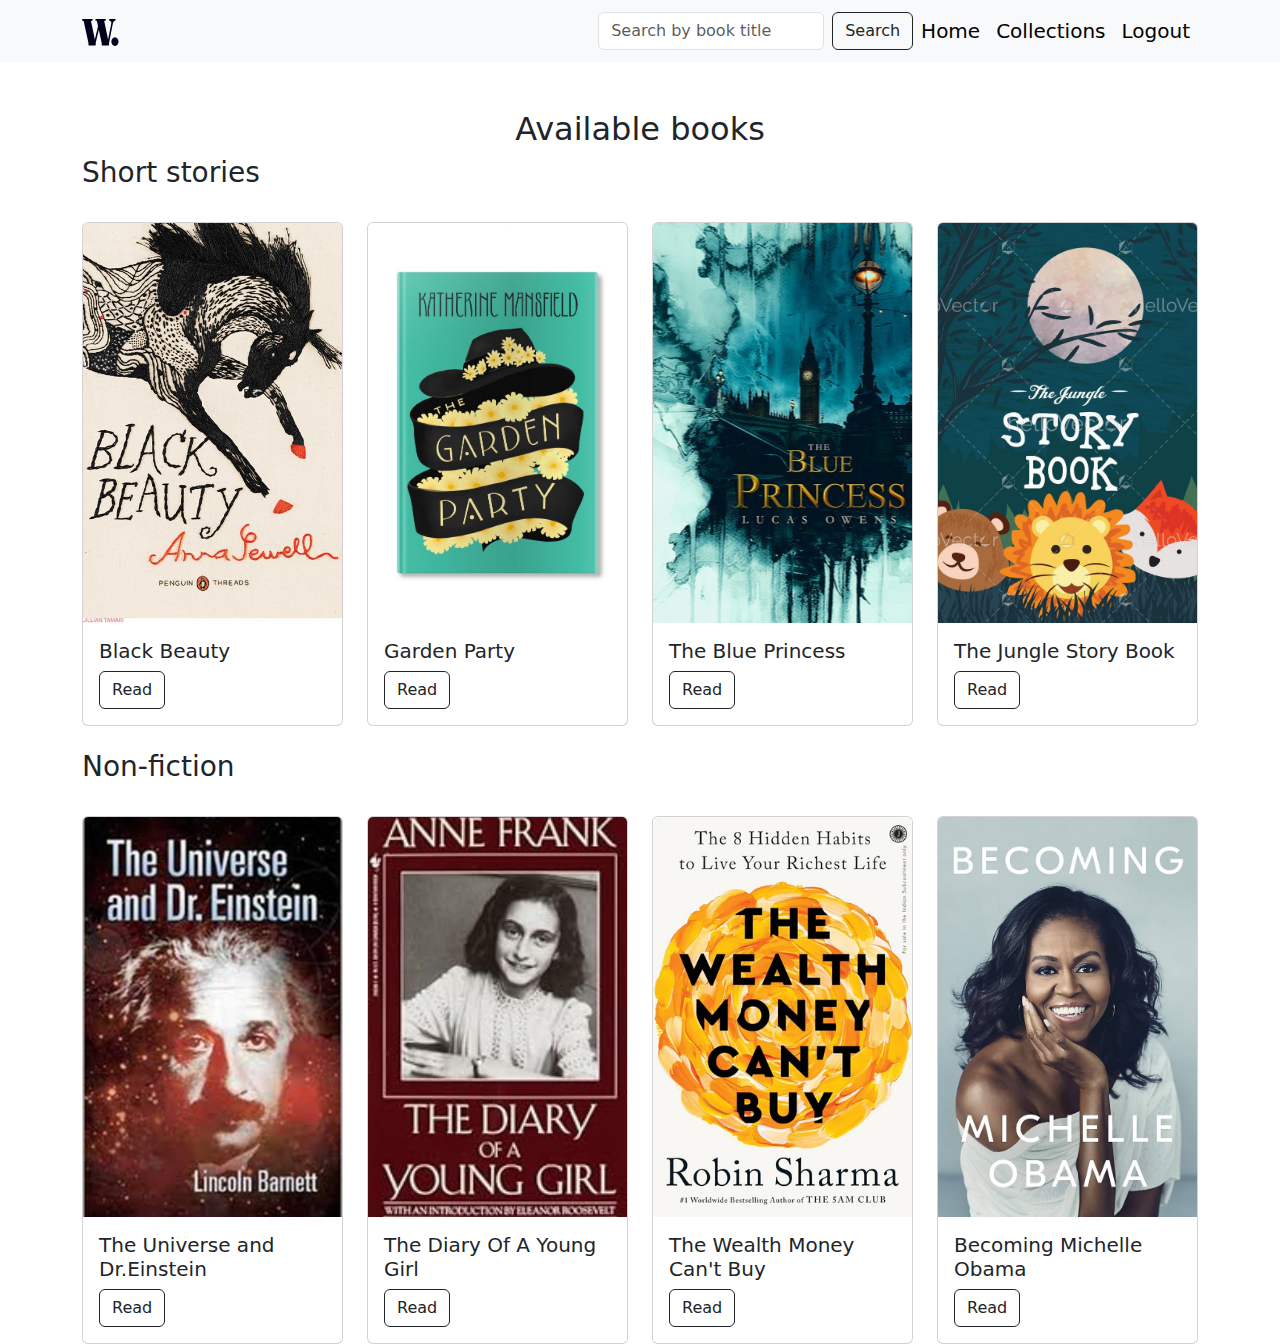
<file: Books.html>
<!DOCTYPE html>
<html lang="en">
<head>
    <meta charset="UTF-8">
    <meta name="viewport" content="width=device-width, initial-scale=1.0">
    <title>Collections-WBooks</title>
    <link href="https://cdn.jsdelivr.net/npm/bootstrap@5.3.3/dist/css/bootstrap.min.css" rel="stylesheet" integrity="sha384-QWTKZyjpPEjISv5WaRU9OFeRpok6YctnYmDr5pNlyT2bRjXh0JMhjY6hW+ALEwIH" crossorigin="anonymous">
    <link rel="stylesheet" href="stylebooks.css">
</head>
<body>
  <!--Navbar-->
  <nav class="navbar navbar-expand-lg bg-body-tertiary">
    <div class="container">
      <div class="d-flex justify-content-between align-items-center w-100">
      <a class="navbar-brand" href="#">
          <img src="images/logo.svg" alt="logo" width="37" height="27">
      </a>
      <form class="d-flex" role="search">
        <input class="form-control me-2" type="search" placeholder="Search by book title" aria-label="Search">
        <button class="btn btn-outline-dark" type="submit">Search</button>
      </form>
      <button class="navbar-toggler" type="button" data-bs-toggle="collapse" data-bs-target="#navbarSupportedContent" aria-controls="navbarSupportedContent" aria-expanded="false" aria-label="Toggle navigation">
        <span class="navbar-toggler-icon"></span>
      </button>
        </div>
      <div class="collapse navbar-collapse" id="navbarSupportedContent">
        
        <ul class="navbar-nav me-auto mb-2 mb-lg-0">
          
          <li class="nav-item">
            <a class="nav-link" href="index.html">Home</a>
          </li>
          <li class="nav-item">
            <a class="nav-link active" aria-current="page" href="#">Collections</a>
          </li>
          <li class="nav-item">
            <a class="nav-link" href="index.html">Logout</a>
          </li>
        </ul>    
      </div> 
      </div>
  </nav>
  <!--hero section-->
    <div class="container mt-5">
      <h2 class="text-center">Available books</h2>
      <div class="row g-4">
      <!--Book type1-->
          <h3>Short stories</h3>
          
        <div class="col-lg-3 col-md-3 col-sm-6 col-12">
          <div class="card h-100 book-card">
            <img src="images/Shortstory1.jpg" class="card-img-top" alt="Book1">
            <div class="card-body">
              <h5 class="card-title">Black Beauty</h5>
              <a href="Book1.html" class="btn btn-outline-dark">Read</a>
            </div>
          </div>
        </div>

        <div class="col-lg-3 col-md-3 col-sm-6 col-12">
          <div class="card h-100 book-card">
            <img src="images/01_Garden_Party-683x1024.jpg" class="card-img-top" alt="Book2">
            <div class="card-body">
              <h5 class="card-title">Garden Party</h5>
              <a href="Book2.html" class="btn btn-outline-dark">Read</a>
            </div>
          </div>
        </div>

        <div class="col-lg-3 col-md-3 col-sm-6 col-12">
          <div class="card h-100 book-card">
            <img src="images/BP.jpg" class="card-img-top" alt="Book3">
            <div class="card-body">
              <h5 class="card-title">The Blue Princess</h5>
              <a href="Book3.html" class="btn btn-outline-dark">Read</a>
            </div>
          </div>
        </div>

        <div class="col-lg-3 col-md-3 col-sm-6 col-12">
          <div class="card h-100 book-card">
            <img src="images/23f201a15634e5b199c62303f7a4aab7.jpg" class="card-img-top" alt="Book4">
            <div class="card-body">
              <h5 class="card-title">The Jungle Story Book</h5>
              <a href="Book4.html" class="btn btn-outline-dark">Read</a>
            </div>
          </div>
        </div>

        <!--Book type2-->
        <h3>Non-fiction</h3>
          
        <div class="col-lg-3 col-md-3 col-sm-6 col-12">
          <div class="card h-100 book-card">
            <img src="images/dr_einstein_universe.jpg" class="card-img-top" alt="Book5">
            <div class="card-body">
              <h5 class="card-title">The Universe and Dr.Einstein</h5>
              <a href="Book5.html" class="btn btn-outline-dark">Read</a>
            </div>
          </div>
        </div>

        <div class="col-lg-3 col-md-3 col-sm-6 col-12">
          <div class="card h-100 book-card">
            <img src="images/48855._UX160_.jpg" class="card-img-top" alt="Book6">
            <div class="card-body">
              <h5 class="card-title">The Diary Of A Young Girl</h5>
              <a href="Book6.html" class="btn btn-outline-dark">Read</a>
            </div>
          </div>
        </div>

        <div class="col-lg-3 col-md-3 col-sm-6 col-12">
          <div class="card h-100 book-card">
            <img src="images/81ZIPD-q6cL._SL1500_360x.webp" class="card-img-top" alt="Book7">
            <div class="card-body">
              <h5 class="card-title">The Wealth Money Can't Buy </h5>
              <a href="" class="btn btn-outline-dark">Read</a>
            </div>
          </div>
        </div>

        <div class="col-lg-3 col-md-3 col-sm-6 col-12">
          <div class="card h-100 book-card">
            <img src="images/81KGjsBXQ7L._AC_UF1000,1000_QL80_.jpg" class="card-img-top" alt="Book8">
            <div class="card-body">
              <h5 class="card-title">Becoming Michelle Obama</h5>
              <a href="" class="btn btn-outline-dark">Read</a>
            </div>
          </div>
        </div>


  
      </div>
    </div>
  
    <script src="https://cdn.jsdelivr.net/npm/bootstrap@5.3.3/dist/js/bootstrap.bundle.min.js" integrity="sha384-YvpcrYf0tY3lHB60NNkmXc5s9fDVZLESaAA55NDzOxhy9GkcIdslK1eN7N6jIeHz" crossorigin="anonymous"></script>
</body>
</html>
</file>
<file: stylehome.css>
*{
    margin: 0;
    padding: 0;
}

body{
    background-image: url(images/—Pngtree—library\ cartoon\ banner\ illustration_1065759.jpg);
    background-size: cover;
}
.navbar-brand, .nav-link {
    color: #030000 !important;
    font-weight:400;
    font-size: 20px;
}
.nav-link:hover {
    color: #61b8ff !important;
}
.navbar{
    animation: fadeInDown 1s ease-in-out;
}
.hero {
    height: 100%;
    display: flex;
    justify-content: center;
    align-items: center;
    flex-direction: column;
    text-align: center;
    padding: 80px;
}

.hero h2 {
    font-size: 50px;
    font-weight: bold;
    animation: fadeInDown 1s ease-in-out;
}

.hero p {
    font-size: 30px;
    font-weight: 500;
    animation: fadeInUp 1.2s ease-in-out;
}

.hero .btn{
    animation: fadeInUp 1s ease-in;
}
/*animations*/

@keyframes fadeInDown{
    from{
        opacity: 0;
        transform: translateY(-100%);
    }
    to{
        opacity: 1;
        transform: translateY(0);
    }
}
@keyframes fadeInUp{
    from{
        opacity: 0;
        transform: translateY(100%);
    }
    to{
        opacity: 1;
        transform: translateY(0);
    }
}
</file>
<file: stylebooks.css>
*{
    margin: 0;
    padding: 0;
}
.navbar-brand, .nav-link {
    color: #030000 ;
    font-weight:400;
    font-size: 20px;
}
.nav-link:hover {
    color: #61b8ff !important;
}
.book-card img{
    object-fit: cover;
    height: 400px;
}
.book-card:hover{
    transform: scale(1.05);
    transition: transform 0.2s;
}
.thumbnail,.book-card{
    animation: fadeIn 1s ease-in;
}
.navbar{
    animation: fadeInDown 1s ease-in-out;
}
@keyframes fadeInDown {
    from{
        opacity: 0;
        transform: translateY(-100%);
    }
    to{
        opacity: 1;
        transform: translateY(0);
    }
}
@keyframes fadeIn {
    from{
        opacity: 0;
        transform:translateY(10%) ;
    }
    to{
        opacity: 1;
        transform: translateY(0);
    }
}
</file>
